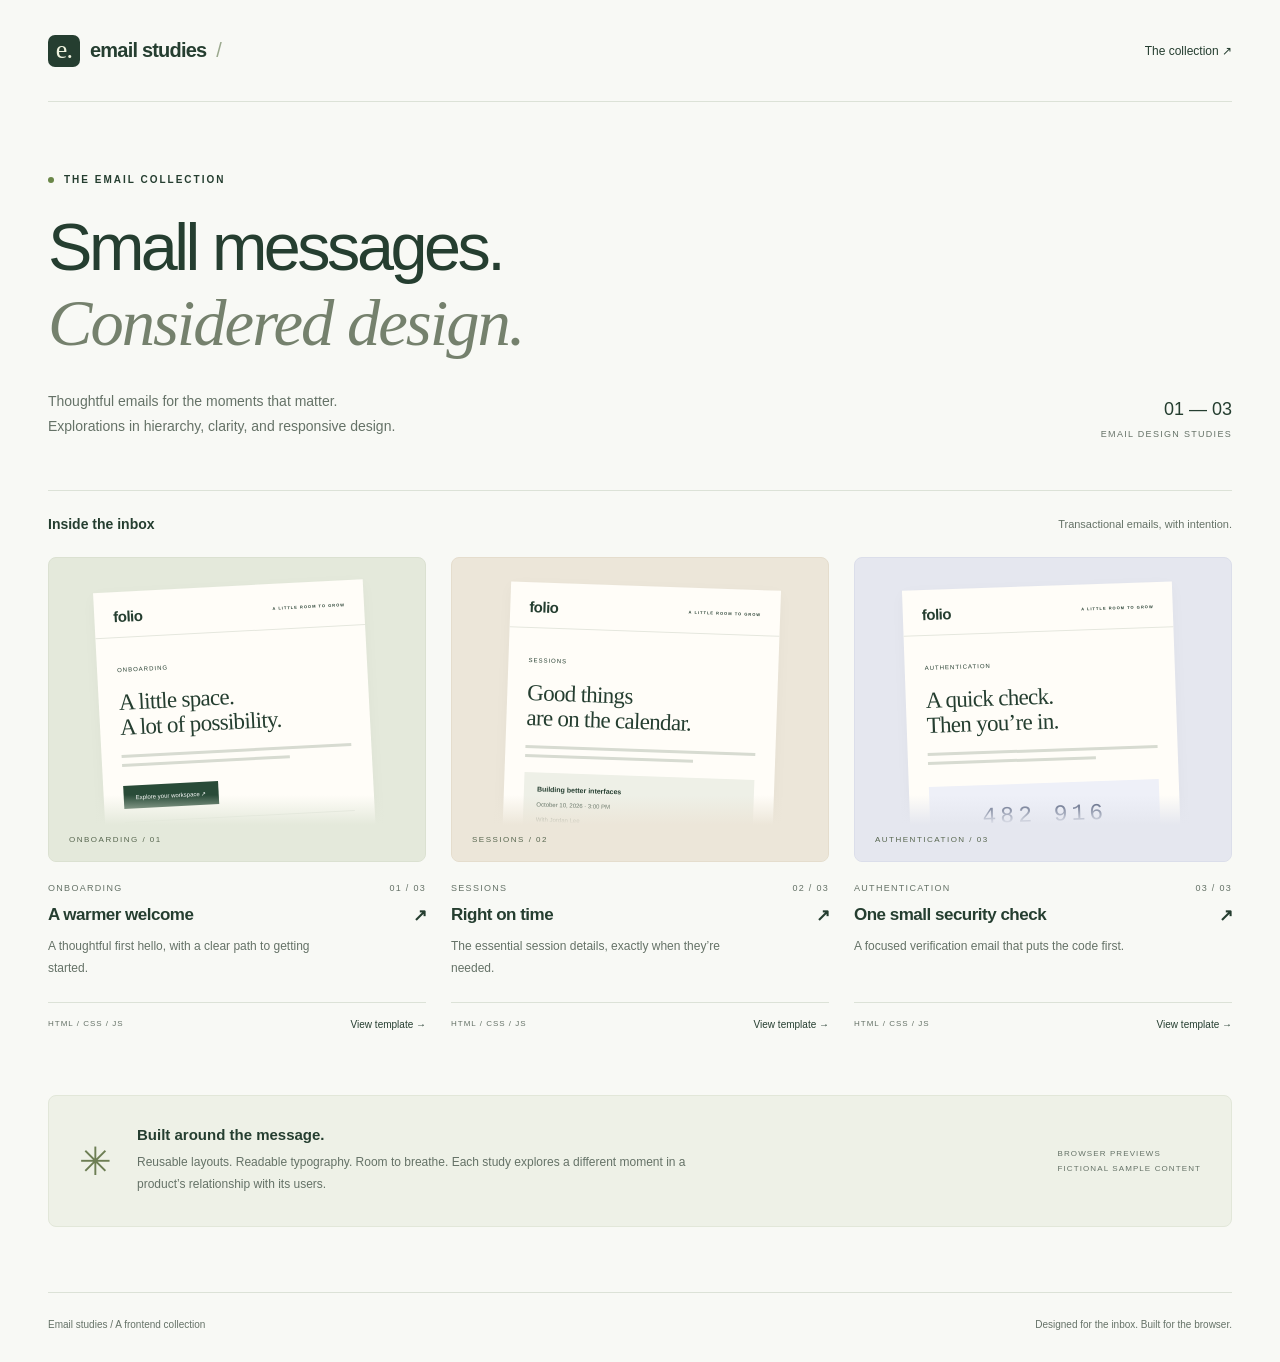
<file: index.html>
<!doctype html>
<html lang="en">
  <head>
    <meta charset="utf-8" />
    <meta name="viewport" content="width=device-width,initial-scale=1" />
    <meta
      name="description"
      content="Three thoughtful transactional email designs with responsive previews."
    />
    <title>Email studies</title>
    <link rel="stylesheet" href="styles.css" />
    <script src="templates.js" defer></script>
    <script src="app.js" defer></script>
  </head>
  <body>
    <a class="skip" href="#main">Skip to content</a>
    <header class="site-header">
      <a class="brand" href="#/"><b>e.</b> email studies <span>/</span></a
      ><a href="#/">The collection ↗</a>
    </header>
    <main id="main" tabindex="-1"></main>
    <footer class="site-footer">
      <span>Email studies / A frontend collection</span
      ><span>Designed for the inbox. Built for the browser.</span>
    </footer>
    <noscript>Enable JavaScript to browse the email collection.</noscript>
  </body>
</html>
</file>
<file: styles.css>
:root {
  color-scheme: light;
  --ink: #253e30;
  --muted: #657267;
  --line: #dce2d7;
  background: #f8f9f5;
  color: var(--ink);
  font-family: "DM Sans", Arial, sans-serif;
}
* {
  box-sizing: border-box;
}
body {
  margin: 0;
}
a {
  color: inherit;
}
button {
  font: inherit;
}
a:focus-visible,
button:focus-visible {
  outline: 3px solid #688329;
  outline-offset: 5px;
}
main:focus {
  outline: none;
}
.skip {
  position: fixed;
  top: 10px;
  left: 10px;
  z-index: 5;
  transform: translateY(-160%);
  background: var(--ink);
  color: white;
  padding: 12px;
}
.skip:focus {
  transform: none;
}
.site-header,
main,
.site-footer {
  width: min(1184px, calc(100% - 96px));
  margin-inline: auto;
}
.site-header {
  height: 102px;
  display: flex;
  align-items: center;
  justify-content: space-between;
  border-bottom: 1px solid var(--line);
}
.site-header a {
  text-decoration: none;
  font-size: 12px;
}
.site-header .brand {
  font-weight: 700;
  font-size: 20px;
  letter-spacing: -0.8px;
  display: flex;
  align-items: center;
  gap: 10px;
}
.brand b {
  display: grid;
  place-items: center;
  background: var(--ink);
  color: #eff3df;
  height: 32px;
  width: 32px;
  border-radius: 7px;
  font:
    26px Georgia,
    serif;
  padding-bottom: 4px;
}
.brand > span {
  color: #9ba98e;
  font-weight: 400;
}
.hero {
  padding: 72px 0 51px;
}
.eyebrow {
  font-size: 10px;
  font-weight: 700;
  letter-spacing: 2px;
  display: flex;
  align-items: center;
  gap: 10px;
  margin: 0 0 25px;
}
i {
  width: 6px;
  height: 6px;
  background: #6a8748;
  border-radius: 50%;
  display: inline-block;
  flex-shrink: 0;
}
h1,
h2,
h3,
p {
  margin-top: 0;
}
.hero h1 {
  font-family: Manrope, Arial, sans-serif;
  font-size: clamp(40px, 5.2vw, 68px);
  line-height: 1.12;
  letter-spacing: -3.5px;
  font-weight: 500;
  margin-bottom: 29px;
}
.hero h1 em {
  font-family: Georgia, serif;
  font-weight: 400;
  color: #75816d;
  letter-spacing: -2px;
}
.hero-bottom {
  display: flex;
  align-items: end;
  justify-content: space-between;
  gap: 20px;
}
.hero-bottom p {
  color: var(--muted);
  font-size: 14px;
  line-height: 1.8;
  margin: 0;
}
.count {
  text-align: right;
  font-size: 18px;
}
.count small {
  display: block;
  font-size: 9px;
  letter-spacing: 1.3px;
  color: var(--muted);
  margin-top: 9px;
}
.section-heading {
  display: flex;
  justify-content: space-between;
  align-items: center;
  border-top: 1px solid var(--line);
  padding: 25px 0;
}
.section-heading h2 {
  font-size: 14px;
  font-weight: 600;
  margin: 0;
}
.section-heading > span {
  color: var(--muted);
  font-size: 11px;
}
.card-grid {
  display: grid;
  grid-template-columns: repeat(3, minmax(0, 1fr));
  gap: 25px;
}
.template-card {
  text-decoration: none;
  min-width: 0;
}
.thumbnail {
  height: 305px;
  border-radius: 8px;
  overflow: hidden;
  position: relative;
  padding: 28px 29px 0;
  background: #e4e9db;
  border: 1px solid #dbe1d1;
}
.thumbnail.sand {
  background: #ece6d9;
  border-color: #e5ddcd;
}
.thumbnail.lavender {
  background: #e5e7ef;
  border-color: #dbdeea;
}
.mini-email {
  background: #fffdf8;
  max-width: 270px;
  margin: auto;
  min-height: 350px;
  box-shadow: 0 4px 15px #253e3008;
  transform: rotate(-3deg);
  transition: transform 0.2s ease;
}
.sand .mini-email {
  transform: rotate(2deg);
}
.lavender .mini-email {
  transform: rotate(-2deg);
}
.template-card:hover .mini-email {
  transform: translateY(-5px) rotate(0);
}
.mini-brand {
  padding: 16px 19px 12px;
  border-bottom: 1px solid #e5e7de;
  font-weight: 700;
  font-size: 15px;
  letter-spacing: -0.5px;
  display: flex;
  justify-content: space-between;
  align-items: center;
}
.mini-brand span {
  font-size: 4px;
  letter-spacing: 1px;
}
.mini-content {
  padding: 20px;
}
.mini-eyebrow {
  font-size: 6px;
  letter-spacing: 1px;
  text-transform: uppercase;
}
.mini-content h3 {
  font-family: Georgia, serif;
  font-size: 23px;
  line-height: 1.1;
  font-weight: 400;
  letter-spacing: -0.7px;
  margin: 14px 0;
}
.mini-line {
  height: 3px;
  background: #d7dbd1;
  width: 100%;
  margin: 6px 0;
}
.mini-line.short {
  width: 73%;
}
.mini-button {
  font-size: 6px;
  background: #294b38;
  color: white;
  padding: 8px 12px;
  display: inline-block;
  margin: 13px 0;
}
.mini-step {
  font-size: 10px;
  border-top: 1px solid #e6e8e0;
  padding: 11px 0;
  color: #7a876b;
}
.mini-step b {
  font-family: Arial, sans-serif;
  font-size: 6px;
  padding-left: 10px;
  color: #364931;
}
.mini-appointment {
  padding: 13px;
  background: #eef0e7;
  margin-top: 15px;
  font-size: 7px;
}
.mini-appointment span {
  display: block;
  font-size: 6px;
  margin-top: 9px;
}
.mini-code {
  padding: 19px 8px;
  background: #eef0f8;
  color: #3c4969;
  font-family: monospace;
  letter-spacing: 4px;
  font-size: 23px;
  margin-top: 22px;
  text-align: center;
}
.preview-caption {
  position: absolute;
  bottom: 0;
  left: 0;
  right: 0;
  padding: 40px 20px 17px;
  background: linear-gradient(transparent, #e4e9db 45%);
  font-size: 8px;
  letter-spacing: 1.5px;
  color: #57664f;
}
.sand .preview-caption {
  background: linear-gradient(transparent, #ece6d9 45%);
}
.lavender .preview-caption {
  background: linear-gradient(transparent, #e5e7ef 45%);
}
.card-meta {
  display: flex;
  justify-content: space-between;
  margin: 21px 0 12px;
  font-size: 9px;
  color: var(--muted);
  text-transform: uppercase;
  letter-spacing: 1.3px;
}
.template-card > h3 {
  font-size: 17px;
  letter-spacing: -0.5px;
  font-weight: 600;
  display: flex;
  justify-content: space-between;
  gap: 8px;
  margin-bottom: 10px;
}
.template-card > p {
  font-size: 12px;
  line-height: 1.8;
  color: var(--muted);
  max-width: 290px;
  min-height: 44px;
  margin-bottom: 22px;
}
.card-bottom {
  border-top: 1px solid var(--line);
  padding-top: 16px;
  font-size: 10px;
  display: flex;
  justify-content: space-between;
  gap: 10px;
}
.card-bottom > span:first-child {
  font-size: 8px;
  letter-spacing: 1px;
  color: var(--muted);
}
.collection-note {
  display: flex;
  align-items: center;
  gap: 25px;
  margin: 65px 0;
  padding: 30px;
  background: #eef1e7;
  border: 1px solid #e2e7d9;
  border-radius: 8px;
}
.note-symbol {
  font-size: 39px;
  color: #6d7e54;
}
.collection-note h2 {
  font-size: 15px;
  margin: 0 0 9px;
}
.collection-note p {
  font-size: 12px;
  line-height: 1.8;
  color: var(--muted);
  max-width: 590px;
  margin: 0;
}
.note-label {
  margin-left: auto;
  flex-shrink: 0;
  font-size: 8px;
  line-height: 1.9;
  letter-spacing: 1.1px;
  color: var(--muted);
}
.site-footer {
  display: flex;
  justify-content: space-between;
  gap: 16px;
  padding: 26px 0 32px;
  border-top: 1px solid var(--line);
  font-size: 10px;
  color: var(--muted);
}
.detail-heading {
  padding: 35px 0;
}
.back-link {
  display: inline-block;
  font-size: 12px;
  text-decoration: none;
  margin-bottom: 34px;
}
.detail-heading .eyebrow {
  margin-bottom: 15px;
}
.detail-heading h1,
.not-found h1 {
  font-family: Manrope, Arial, sans-serif;
  font-size: clamp(30px, 4vw, 46px);
  font-weight: 500;
  letter-spacing: -1.8px;
  margin-bottom: 13px;
}
.detail-heading > p:last-child {
  font-size: 14px;
  color: var(--muted);
  margin: 0;
  line-height: 1.7;
}
.preview-shell {
  border: 1px solid var(--line);
  border-radius: 8px;
  overflow: hidden;
}
.preview-toolbar {
  display: flex;
  align-items: center;
  justify-content: space-between;
  gap: 15px;
  padding: 16px 24px;
  background: #fff;
}
.preview-label {
  font-size: 12px;
  display: flex;
  align-items: center;
  gap: 8px;
}
.device-controls {
  display: flex;
  gap: 3px;
  background: #f1f3ed;
  padding: 4px;
  border-radius: 6px;
}
.device-controls button {
  border: 0;
  background: transparent;
  color: var(--muted);
  font-size: 12px;
  padding: 9px 18px;
  border-radius: 4px;
  cursor: pointer;
}
.device-controls button[aria-pressed="true"] {
  background: var(--ink);
  color: white;
}
.width-label {
  font-size: 10px;
  color: var(--muted);
  min-width: 78px;
  text-align: right;
}
.mail-meta {
  padding: 20px 24px;
  border-top: 1px solid var(--line);
  background: #fff;
  font-size: 12px;
}
.mail-meta > div {
  display: flex;
  gap: 16px;
  margin-bottom: 8px;
  overflow-wrap: anywhere;
}
.mail-meta > div:last-child {
  margin-bottom: 0;
}
.mail-meta > div > span:first-child {
  width: 47px;
  flex-shrink: 0;
  color: var(--muted);
}
.mail-meta strong {
  font-weight: 500;
  min-width: 0;
}
.preview-stage {
  background: #e9ede5;
  padding: 32px 24px;
}
.email-viewport {
  width: 100%;
  max-width: 640px;
  margin: auto;
  border: 1px solid #d8dfd2;
  border-radius: 3px;
  overflow: hidden;
  background: #fffdf8;
}
.email-viewport.mobile {
  max-width: 375px;
}
iframe {
  display: block;
  width: 100%;
  border: 0;
  min-height: 100px;
}
.preview-disclaimer {
  margin: 0;
  padding: 14px;
  text-align: center;
  font-size: 10px;
  color: var(--muted);
  background: #f1f3ed;
}
.about-template {
  display: grid;
  grid-template-columns: 1fr 2fr;
  gap: 45px;
  padding: 53px 0;
}
.about-template h2 {
  font-family: Georgia, serif;
  font-weight: 400;
  font-size: 29px;
}
.about-template .eyebrow {
  font-size: 9px;
  margin-bottom: 16px;
}
.about-copy h3 {
  font-size: 13px;
  margin-bottom: 8px;
}
.about-copy p {
  font-size: 13px;
  color: var(--muted);
  line-height: 1.8;
  margin-bottom: 23px;
}
.tags {
  display: flex;
  gap: 7px;
  flex-wrap: wrap;
}
.tags span {
  font-size: 10px;
  padding: 7px 10px;
  border: 1px solid var(--line);
  border-radius: 4px;
}
.about-copy .compatibility-note {
  font-size: 11px;
  margin: 18px 0 0;
}
.other-templates {
  display: flex;
  align-items: center;
  gap: 25px;
  border-top: 1px solid var(--line);
  padding: 25px 0 48px;
  font-size: 12px;
}
.other-templates > span {
  color: var(--muted);
  margin-right: auto;
}
.other-templates a {
  text-decoration: none;
}
.not-found {
  padding: 80px 0;
}
.not-found p {
  line-height: 1.8;
}
@media (min-width: 1440px) {
  .thumbnail {
    height: 330px;
  }
}
@media (max-width: 1024px) {
  .site-header,
  main,
  .site-footer {
    width: calc(100% - 64px);
  }
  .card-grid {
    gap: 18px;
  }
  .thumbnail {
    padding: 24px 17px 0;
    height: 275px;
  }
  .mini-content {
    padding: 16px;
  }
  .mini-content h3 {
    font-size: 20px;
  }
  .note-label {
    display: none;
  }
  .template-card > h3 {
    font-size: 15px;
  }
}
@media (max-width: 760px) {
  .site-header,
  main,
  .site-footer {
    width: calc(100% - 40px);
  }
  .site-header {
    height: 78px;
  }
  .hero {
    padding: 48px 0 35px;
  }
  .hero h1 {
    letter-spacing: -2px;
  }
  .hero-bottom p {
    font-size: 12px;
  }
  .count {
    display: none;
  }
  .card-grid {
    grid-template-columns: 1fr;
    gap: 36px;
  }
  .thumbnail {
    height: 320px;
    padding: 27px 30px 0;
  }
  .mini-content h3 {
    font-size: 25px;
  }
  .template-card > h3 {
    font-size: 19px;
  }
  .template-card > p {
    max-width: none;
    min-height: 0;
    font-size: 13px;
    margin-bottom: 17px;
  }
  .card-meta {
    margin-top: 18px;
  }
  .section-heading > span {
    font-size: 9px;
    max-width: 120px;
    text-align: right;
    line-height: 1.6;
  }
  .collection-note {
    margin: 42px 0;
    padding: 22px;
    gap: 16px;
  }
  .collection-note p {
    font-size: 11px;
  }
  .site-footer {
    flex-direction: column;
    font-size: 9px;
    gap: 9px;
  }
  .about-template {
    grid-template-columns: 1fr;
    gap: 12px;
    padding: 35px 0;
  }
  .about-template h2 {
    margin-bottom: 12px;
  }
  .preview-toolbar {
    padding: 12px;
    flex-wrap: wrap;
  }
  .preview-label {
    font-size: 10px;
  }
  .width-label {
    display: none;
  }
  .device-controls button {
    padding: 10px 13px;
  }
  .mail-meta {
    padding: 17px 14px;
    font-size: 11px;
  }
  .mail-meta > div {
    gap: 8px;
  }
  .preview-stage {
    padding: 16px 8px;
  }
  .preview-disclaimer {
    font-size: 9px;
    line-height: 1.6;
  }
  .other-templates {
    flex-wrap: wrap;
    gap: 20px;
  }
  .other-templates > span {
    width: 100%;
  }
  .detail-heading h1 {
    letter-spacing: -1px;
  }
  .site-header > a:last-child {
    font-size: 10px;
  }
  .site-header .brand {
    font-size: 18px;
  }
}
@media (prefers-reduced-motion: reduce) {
  * {
    transition: none !important;
    scroll-behavior: auto !important;
  }
}
</file>
